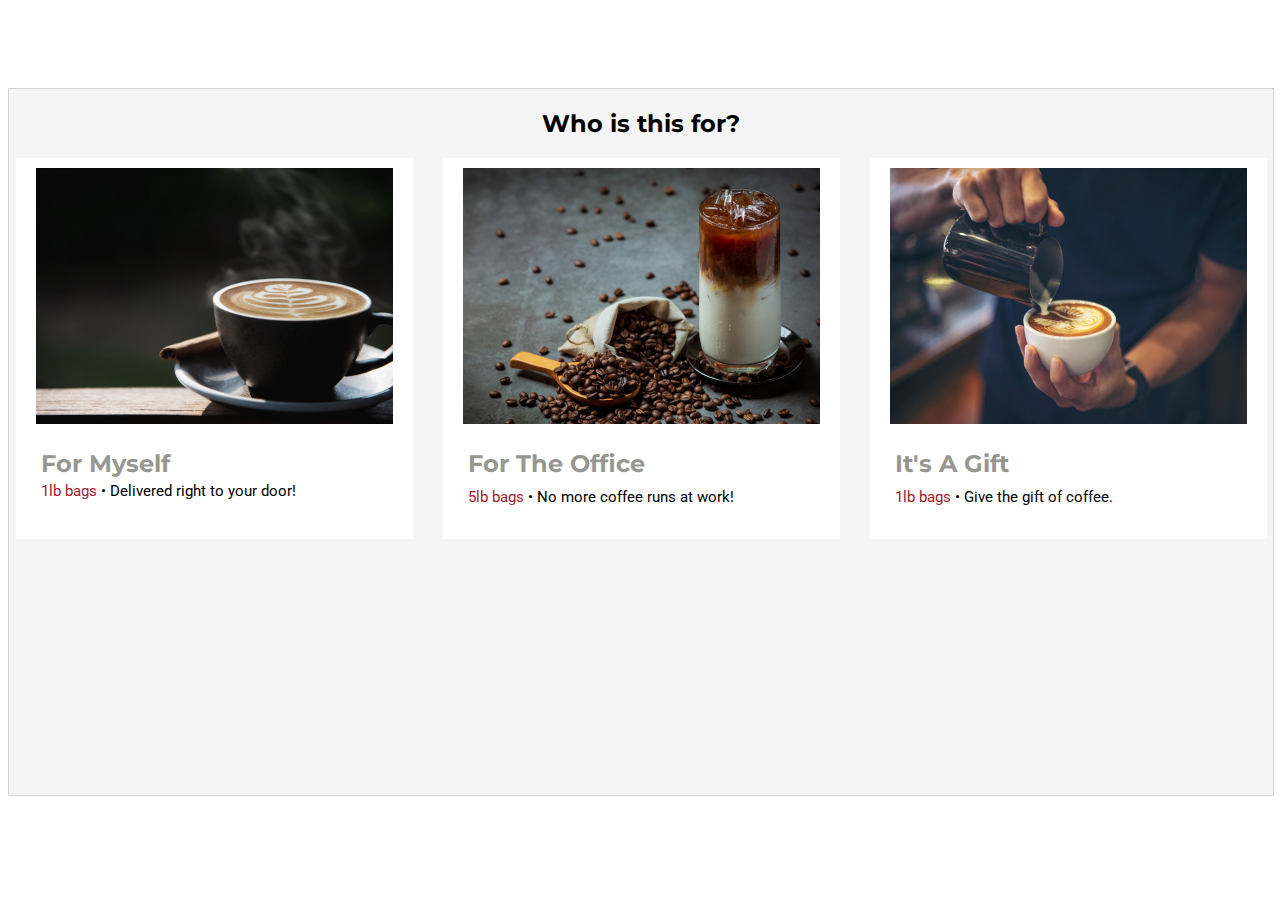
<file: index.html>
<!DOCTYPE html>
<html lang="en">
  <head>
    <meta charset="UTF-8" />
    <meta http-equiv="X-UA-Compatible" content="IE=edge" />
    <meta name="viewport" content="width=device-width, initial-scale=1.0" />
    <link rel="stylesheet" href="styles.css" />
    <title>Box Funnel</title>
  </head>
  <body>
    <section id="wrapperContainer">
      <div class="heading">
        <h2>Who is this for?</h2>
      </div>
      <div class="image_row">
        <div class="image1" onclick="handleClick(this)">
          <img src="./assets/coffee_cup.png" class="imgstyle" />
          <div class="imgCardText">For Myself</div>
          <div  id="img1SubTextWrapper" class="imgSubText">
            <span style="color: #9D1C30">1lb bags </span> • Delivered right to your door!
          </div>
        </div>
        <div class="image2" onclick="handleClick(this)">
          <img src="./assets/Office_Coffee.png" class="imgstyle" />
          <div class="imgCardText">For The Office</div>
          <div id="img2SubTextWrapper" class="imgSubText">
            <span style="color: #9D1C30">5lb bags</span> • No more coffee runs at work!
          </div>
        </div>
        <div class="image3" onclick="handleClick(this)">
          <img src="./assets/coffee_fill.png" class="imgstyle" />
          <div class="imgCardText">It's a Gift</div>
          <div id="img3SubTextWrapper" class="imgSubText">
            <span style="color: #9D1C30">1lb bags</span> • Give the gift of coffee.
          </div>
        </div>
      </div>
    </section>
    <script defer src="script.js"></script>
  </body>
</html>
</file>
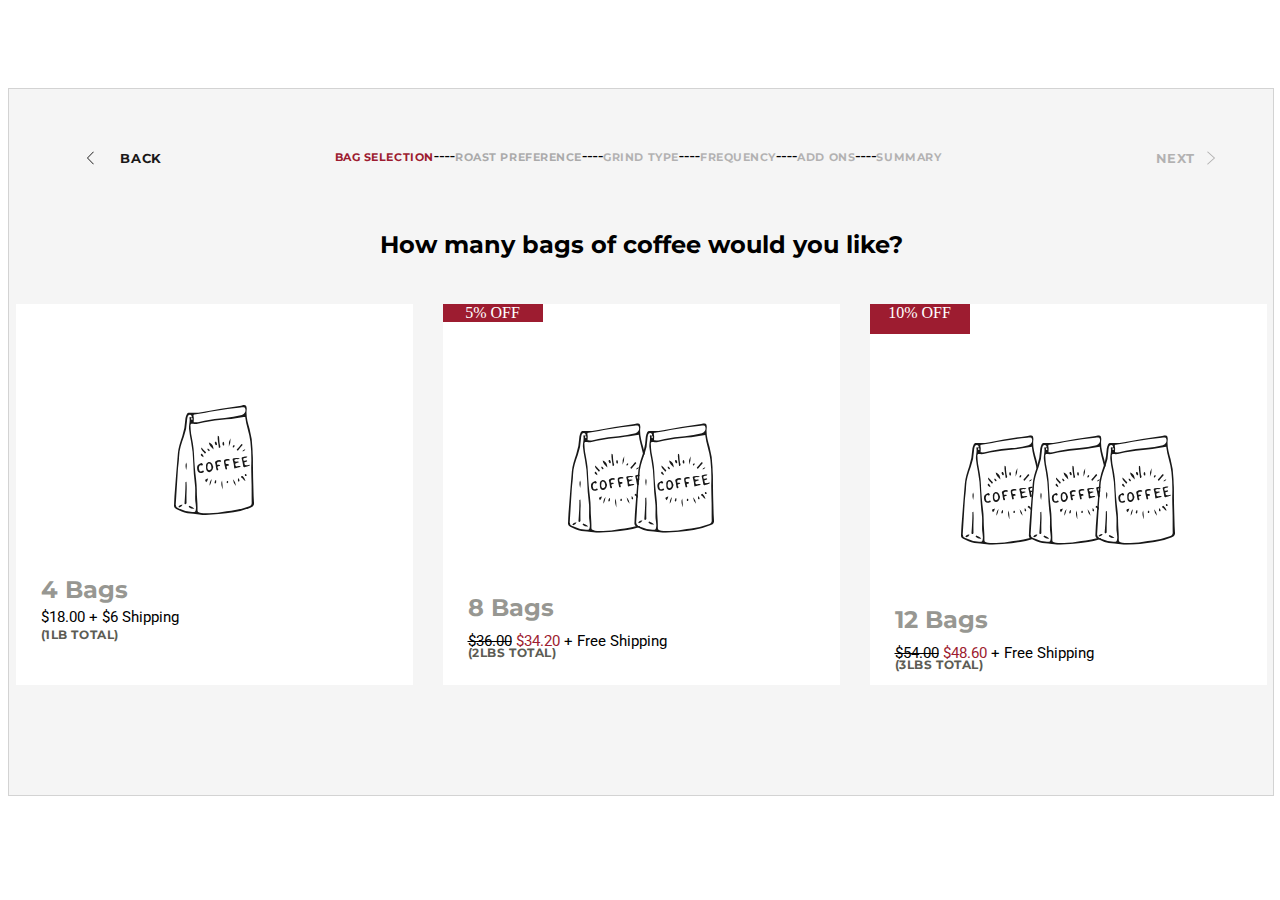
<file: bag.html>
<!DOCTYPE html>
<html lang="en">
  <head>
    <meta charset="UTF-8" />
    <meta http-equiv="X-UA-Compatible" content="IE=edge" />
    <meta name="viewport" content="width=device-width, initial-scale=1.0" />
    <link rel="stylesheet" href="styles.css" />
    <title>Box Funnel</title>
  </head>
  <body>
    <section id="wrapperContainer">
      <div>
        <div id="back" onclick="window.location.href='index.html';">
          <div style="display: flex">
            <img
              src="./assets/backward.svg"
              style="position: relative; right: 20px"
            />
            <button class="backBtn">back</button>
          </div>
        </div>
        <div class="navigation_container">
          <span id="bagSelection" class="screen">Bag selection</span
          ><span>----</span
          ><span id="roast" class="screen">Roast preference</span
          ><span>----</span><span id="grind" class="screen">Grind Type</span
          ><span>----</span><span id="frequency" class="screen">Frequency</span
          ><span>----</span><span id="addOn" class="screen">Add ons</span
          ><span>----</span><span id="summary" class="screen">Summary</span>
        </div>
        <div id="next">
          <div style="display: flex">
            <img
              src="./assets/forward.svg"
              style="position: relative; left: 65px"
            />
            <button class="nextBtn">next</button>
          </div>
        </div>
      </div>

      <div id="bagSelectionheading">
        <h2>How many bags of coffee would you like?</h2>
      </div>

      <div class="bagSelection_image-row">
        <div class="image1" onclick="handleClickQuantity(this)">
          <img
            src="./assets/singleBag.svg"
            class="bagSelectionImg"
            style="width: 80px"
          />
          <div class="imgCardText">4 Bags</div>
          <div id="img1SubTextWrapper" class="price">
            <span>$18.00 </span><span>+ $6 Shipping</span>
          </div>
          <div class="cardQuantity">(1LB total)</div>
        </div>

        <div class="image2" onclick="handleClickQuantity(this)">
          <div style="background-color: #9d1c30; color: #fff; width: 100px">
            5% OFF
          </div>
          <img
            src="./assets/doubleBag.svg"
            class="bagSelectionImg"
            style="width: 146px"
          />
          <div class="imgCardText">8 Bags</div>
          <div id="img2SubTextWrapper" class="price">
            <span><s>$36.00</s></span>
            <span style="color: #9d1c30"> $34.20</span><span> + </span><span>Free Shipping</span>
          </div>
          <div class="cardQuantity">(2LBs total)</div>
        </div>

        <div class="image3" onclick="handleClickQuantity(this)">
          <div
            style="
              background-color: #9d1c30;
              color: #fff;
              width: 100px;
              height: 30px;
            "
          >
            10% OFF
          </div>
          <img src="./assets/thripleBag.svg" class="bagSelectionImg" />
          <div class="imgCardText">12 Bags</div>
          <div id="img3SubTextWrapper" class="price">
            <span><s>$54.00</s></span>
            <span style="color: #9d1c30"> $48.60</span><span> + </span><span>Free Shipping</span>
          </div>
          <div class="cardQuantity">(3LBs total)</div>
        </div>
      </div>
    </section>
    <script defer src="script.js"></script>
  </body>
</html>
</file>
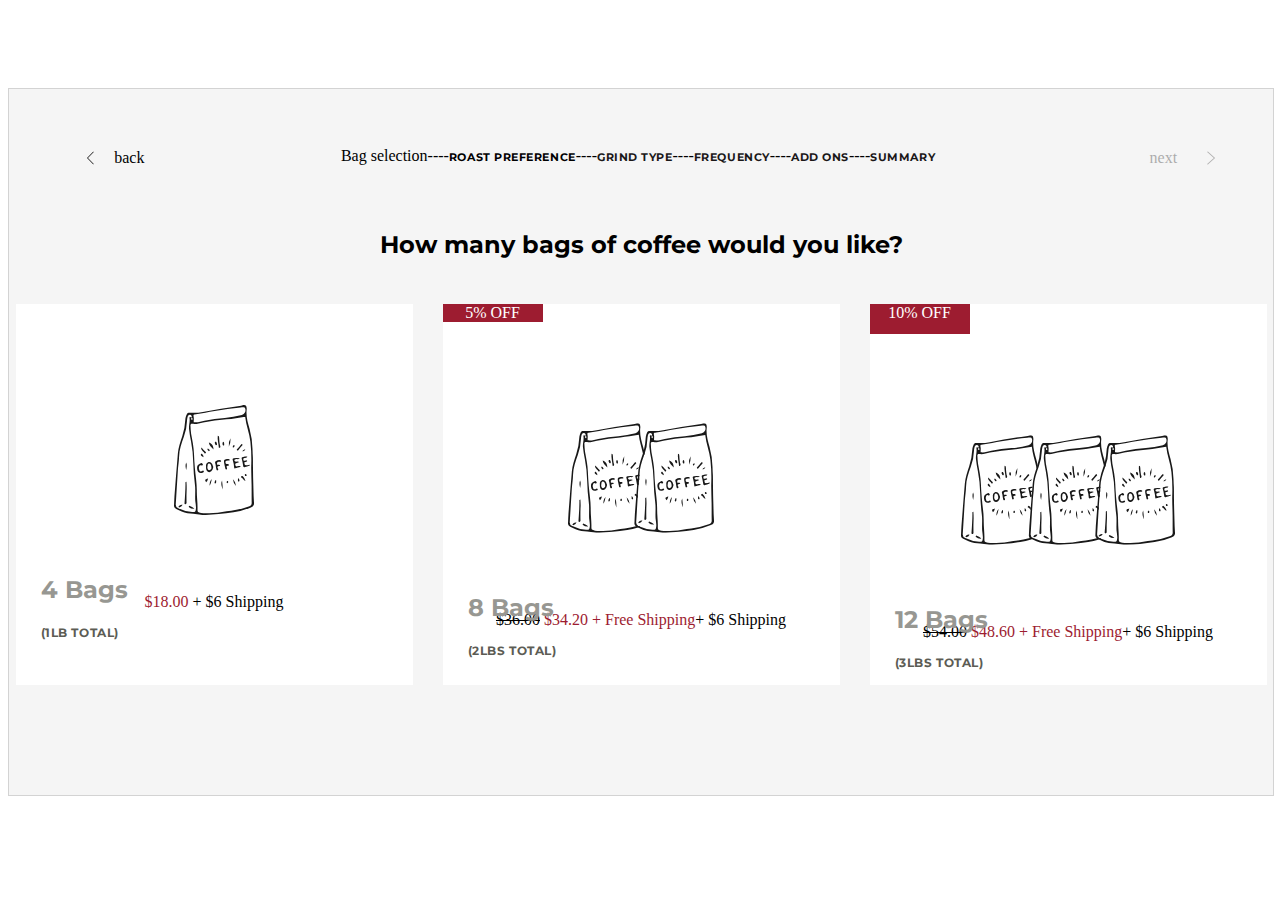
<file: bagSelection.html>
<!DOCTYPE html>
<html lang="en">
  <head>
    <meta charset="UTF-8" />
    <meta http-equiv="X-UA-Compatible" content="IE=edge" />
    <meta name="viewport" content="width=device-width, initial-scale=1.0" />
    <link rel="stylesheet" href="styles.css" />
    <title>Box Funnel</title>
  </head>
  <body>
    <section id="wrapperContainer">
      <div>
        <div id="back" onclick="window.location.href='index.html';">
          <div style="display: flex">
            <img
              src="./assets/backward.svg"
              style="position: relative; right: 20px"
            />
            back
          </div>
        </div>
        <div class="navigation_container">
          <span id="bag_selection">Bag selection</span><span>----</span
          ><span id="roast">Roast preference</span><span>----</span
          ><span id="grind">Grind Type</span><span>----</span
          ><span id="frequency">Frequency</span><span>----</span
          ><span id="addOn">Add ons</span><span>----</span
          ><span id="summary">Summary</span>
        </div>
        <div id="next" onclick="window.location.href='roast.html';">
          <div style="display: flex">
            <img
              src="./assets/forward.svg"
              style="position: relative; left: 65px"
            />
            next
          </div>
        </div>
      </div>

      <div id="bagSelectionheading">
        <h2>How many bags of coffee would you like?</h2>
      </div>

      <div class="bagSelection_image-row">
        <div class="image1" onclick="handleClickQuantity(this)">
          <img src="./assets/singleBag.svg" class="bagSelectionImg" style="width:80px" />
          <div class="imgCardText">4 Bags</div>
          <div class="img1SubTextWrapper">
            <span style="color: #9d1c30">$18.00 </span><span>+</span> $6
            Shipping
          </div>
          <div class="cardQuantity">(1LB total)</div>
        </div>

        <div class="image2"  onclick="handleClickQuantity(this)">
          <div style="background-color: #9d1c30; color: #fff; width: 100px">
            5% OFF
          </div>
          <img src="./assets/doubleBag.svg" class="bagSelectionImg" style="width:146px" />
          <div class="imgCardText">8 Bags</div>
          <div class="img2SubTextWrapper">
            <span><s>$36.00</s></span>
            <span style="color: #9d1c30"
              >$34.20 <span>+</span> Free Shipping</span
            ><span>+</span> $6 Shipping
          </div>
          <div class="cardQuantity">(2LBs total)</div>
        </div>

        <div class="image3"  onclick="handleClickQuantity(this)">
          <div
            style="
              background-color: #9d1c30;
              color: #fff;
              width: 100px;
              height: 30px;
            "
          >
            10% OFF
          </div>
          <img src="./assets/thripleBag.svg" class="bagSelectionImg" />
          <div class="imgCardText">12 Bags</div>
          <div class="img3SubTextWrapper">
            <span><s>$54.00</s></span>
            <span style="color: #9d1c30"
              >$48.60 <span>+</span> Free Shipping</span
            ><span>+</span> $6 Shipping
          </div>
          <div class="cardQuantity">(3LBs total)</div>
        </div>
      </div>
    </section>
    <script defer src="script.js"></script>
  </body>
</html>
</file>
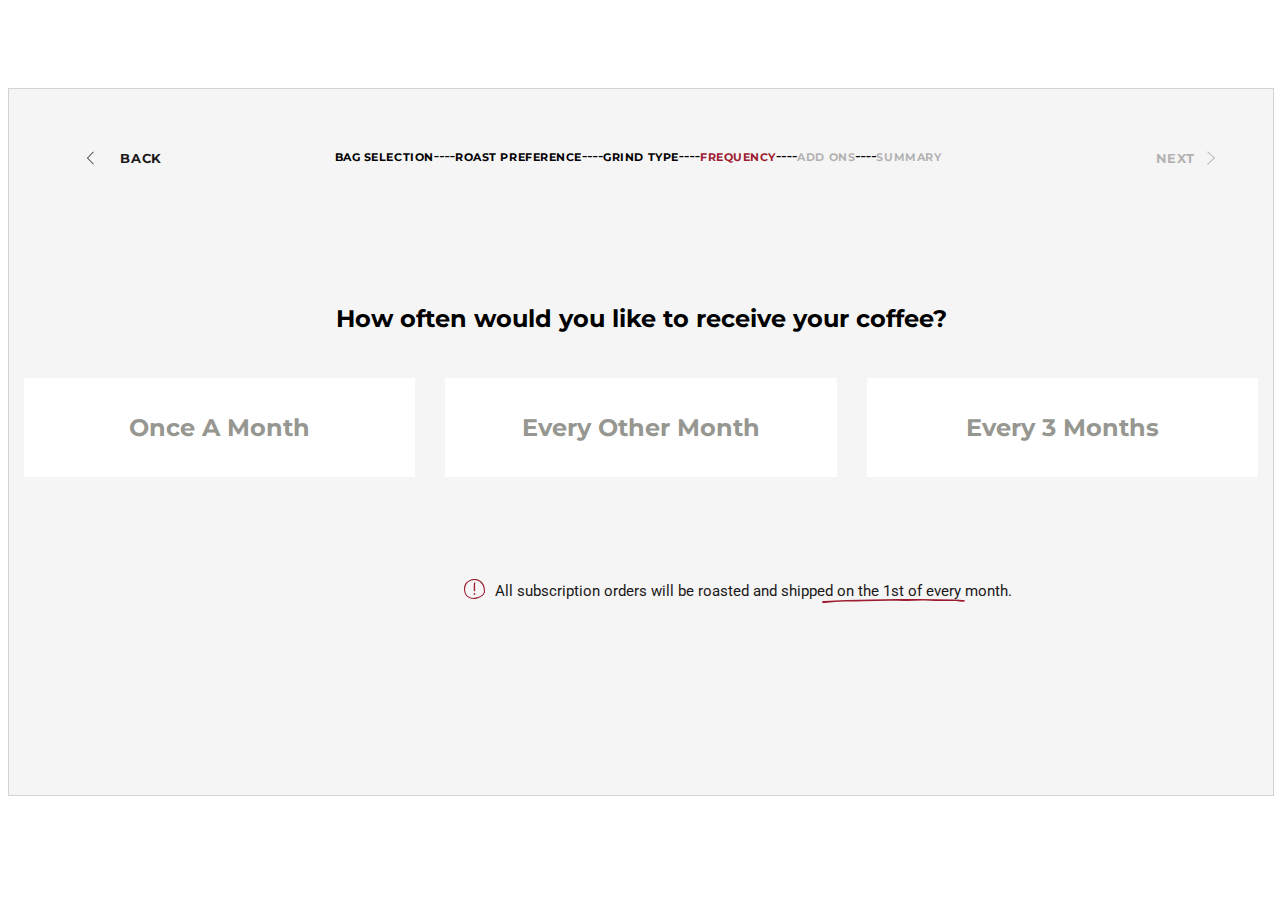
<file: frequency.html>
<!DOCTYPE html>
<html lang="en">
  <head>
    <meta charset="UTF-8" />
    <meta http-equiv="X-UA-Compatible" content="IE=edge" />
    <meta name="viewport" content="width=device-width, initial-scale=1.0" />
    <link rel="stylesheet" href="styles.css" />
    <title>Box Funnel</title>
  </head>
  <body>
    <section id="wrapperContainer">
      <div>
        <div id="back" onclick="window.location.href='grind.html';" \>
          <div style="display: flex">
            <img
              src="./assets/backward.svg"
              alt="back"
              style="position: relative; right: 20px"
            />
            <button class="backBtn">back</button>
          </div>
        </div>
        <div class="navigation_container">
          <span id="bagSelection" class="screen">Bag selection</span><span>----</span
          ><span id="roast" class="screen">Roast preference</span><span>----</span
          ><span id="grind" class="screen">Grind Type</span><span>----</span
          ><span id="frequency" class="screen">Frequency</span><span>----</span
          ><span id="addOn" class="screen">Add ons</span><span>----</span
          ><span id="summary" class="screen">Summary</span>
        </div>
        <div id="next">
          <div style="display: flex">
            <img
              src="./assets/forward.svg"
              alt="next"
              style="position: relative; left: 65px"
            />
            <button class="nextBtn">next</button>
          </div>
        </div>
      </div>

      <div id="frequencyHeading">
        <h2>How often would you like to receive your coffee?</h2>
      </div>
      <div id="frequency_container">
        <div
          class="frequency_card"
          data-frequency="Once A Month"
        >
          Once A Month
        </div>
        <div class="frequency_card" data-frequency="Every Other Month">Every Other Month</div>
        <div class="frequency_card" data-frequency="Every 3 Months">Every 3 Months</div>
      </div>

      <div id="subscription_delivery_info">
        <img src="./assets/warn.svg" alt="warn" />
        <div style="margin-left: 10px">
          All subscription orders will be roasted and shipped on the 1st of
          every month.
        </div>
      </div>
      <div id="highlight_text">
        <img src="./assets/straight_line.svg" alt="line" />
      </div>
    </section>
    <script defer src="script.js"></script>
  </body>
</html>
</file>
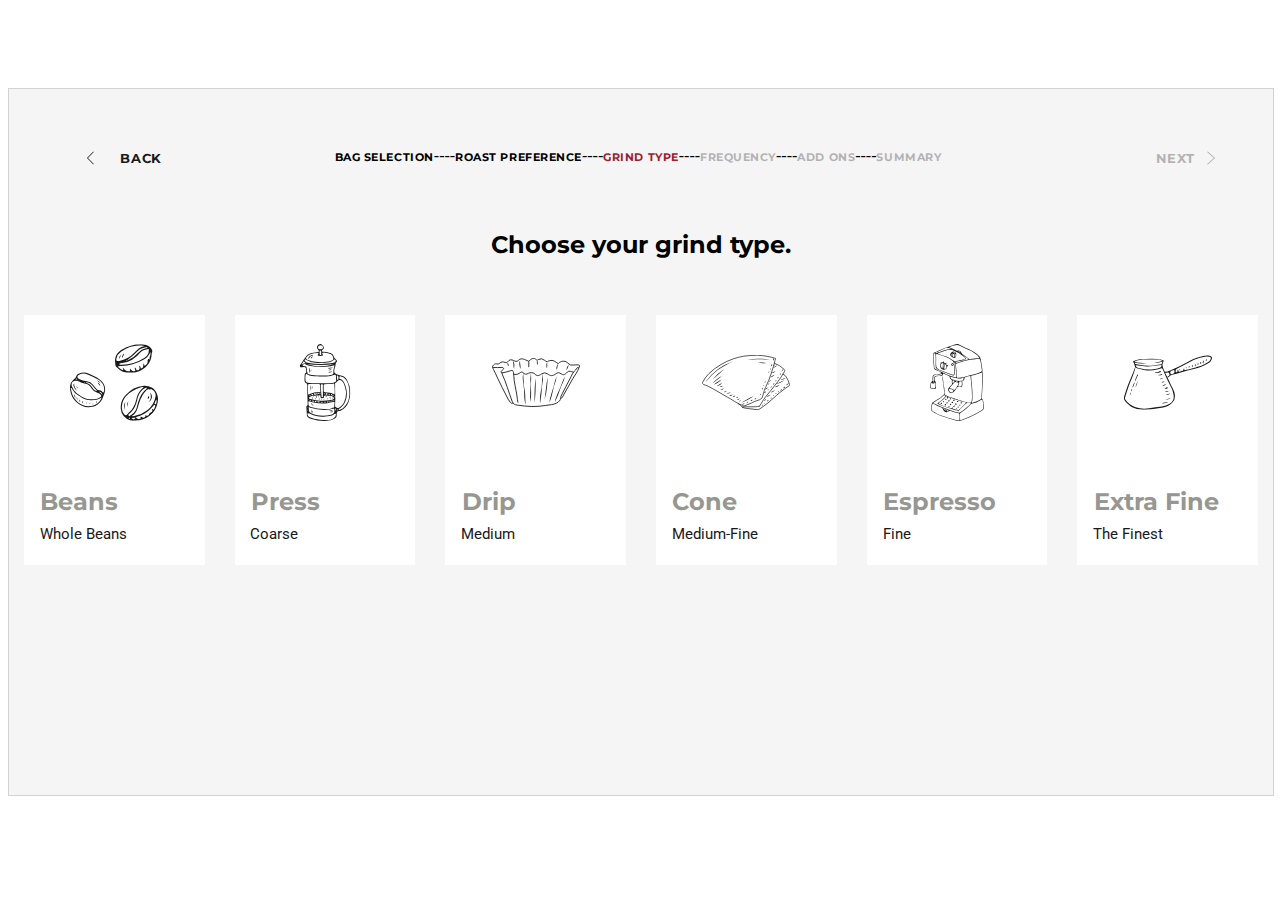
<file: grind.html>
<!DOCTYPE html>
<html lang="en">
  <head>
    <meta charset="UTF-8" />
    <meta http-equiv="X-UA-Compatible" content="IE=edge" />
    <meta name="viewport" content="width=device-width, initial-scale=1.0" />
    <link rel="stylesheet" href="styles.css" />
    <title>Box Funnel</title>
  </head>
  <body>
    <section id="wrapperContainer">
      <div>
        <div id="back" onclick="window.location.href='roast.html'; ">
          <div style="display: flex">
            <img
              src="./assets/backward.svg"
              style="position: relative; right: 20px"
            />
            <button class="backBtn">back</button>
          </div>
        </div>
        <div class="navigation_container">
          <span id="bagSelection" class="screen">Bag selection</span><span>----</span
          ><span id="roast" class="screen">Roast preference</span><span>----</span
          ><span id="grind" class="screen">Grind Type</span><span>----</span
          ><span id="frequency" class="screen">Frequency</span><span>----</span
          ><span id="addOn" class="screen">Add ons</span><span>----</span
          ><span id="summary" class="screen">Summary</span>
        </div>
        <div id="next" >
          <div style="display: flex">
            <img
              src="./assets/forward.svg"
              style="position: relative; left: 65px"
            />
            <button class="nextBtn">next</button>
          </div>
        </div>
      </div>

      <div id="bagSelectionheading">
        <h2>Choose your grind type.</h2>
      </div>
      <div id="grind_types_container">
        <div
          class="grind_types_item"
          
        >
          <img src="./assets/Group 434.svg" alt="" />
          <div class="grindVariantCategory">Beans</div>
          <div class="grindVariantItem">Whole Beans</div>
        </div>

        <div class="grind_types_item">
          <img src="./assets/Group 404.svg" alt="" />
          <div class="grindVariantCategory">Press</div>
          <div class="grindVariantItem">Coarse</div>
        </div>

        <div class="grind_types_item">
          <img src="./assets/Group 464.svg" alt="" />
          <div class="grindVariantCategory">Drip</div>
          <div class="grindVariantItem">Medium</div>
        </div>

        <div class="grind_types_item">
          <img src="./assets/Group 458.svg" alt="" />
          <div class="grindVariantCategory">Cone</div>
          <div class="grindVariantItem">Medium-Fine</div>
        </div>

        <div class="grind_types_item">
          <img src="./assets/Group 410.svg" alt="" />
          <div class="grindVariantCategory">Espresso</div>
          <div class="grindVariantItem">Fine</div>
        </div>

        <div class="grind_types_item">
          <img src="./assets/Group 432.svg" alt="" />
          <div class="grindVariantCategory">Extra Fine</div>
          <div class="grindVariantItem">The Finest</div>
        </div>
      </div>
    </section>
    <script defer src="script.js"></script>
  </body>
</html>
</file>
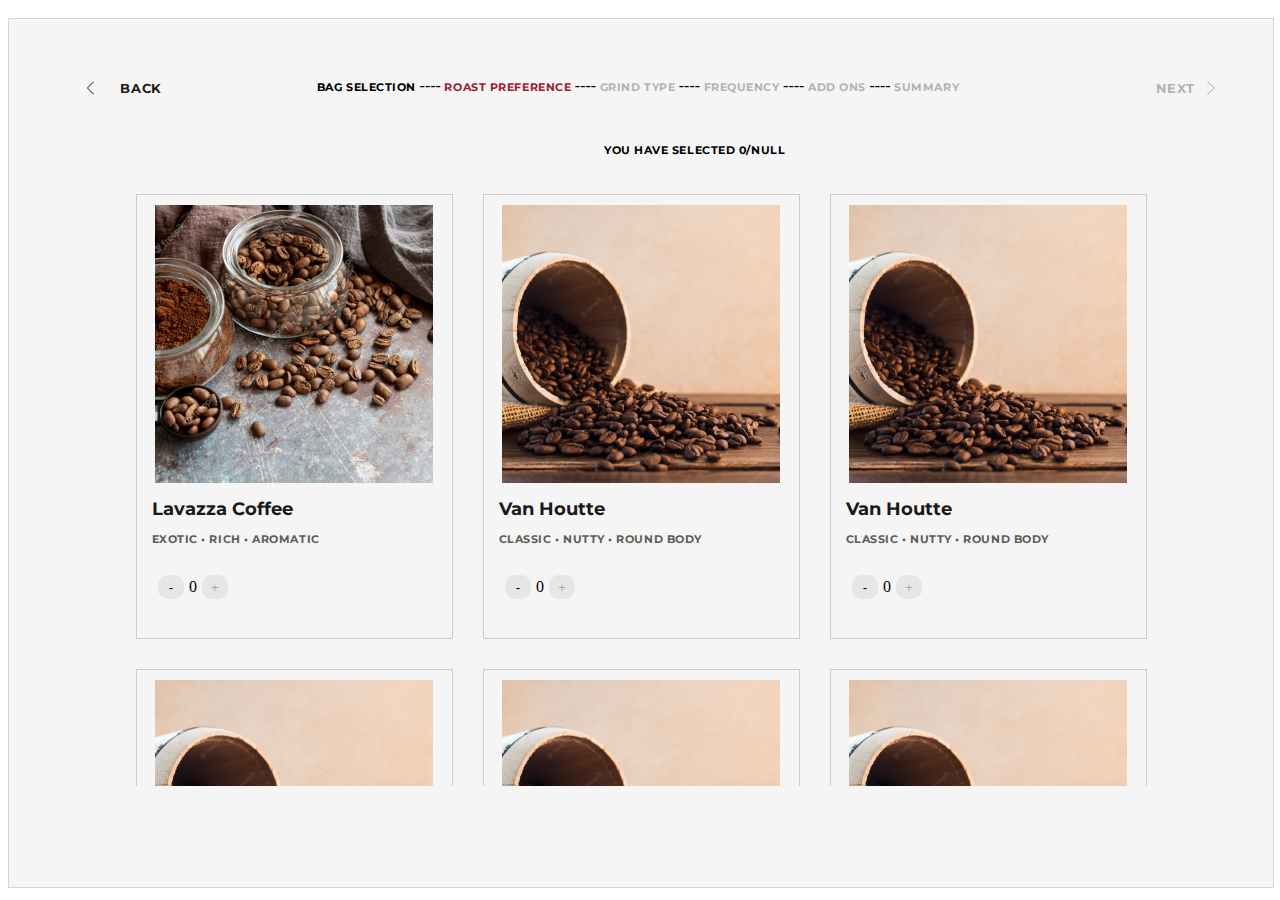
<file: roast.html>
<!DOCTYPE html>
<html lang="en">
  <head>
    <meta charset="UTF-8" />
    <meta http-equiv="X-UA-Compatible" content="IE=edge" />
    <meta name="viewport" content="width=device-width, initial-scale=1.0" />
    <link rel="stylesheet" href="styles.css" />
    <title>Box Funnel</title>
  </head>
  <body>
    <section id="addOn_wrapperContainer">
      <div>
        <div id="back" onclick="window.location.href='bag.html';">
          <div style="display: flex">
            <img
              src="./assets/backward.svg"
              style="position: relative; right: 20px"
            />
            <button class="backBtn">back</button>
          </div>
        </div>
        <div class="navigation_container">
          <span id="bagSelection" class="screen">Bag selection </span><span>----</span
          ><span id="roast" class="screen"> Roast preference </span><span>----</span
          ><span id="grind" class="screen"> Grind Type </span><span>----</span
          ><span id="frequency" class="screen"> Frequency </span><span>----</span
          ><span id="addOn" class="screen"> Add ons </span><span>----</span
          ><span id="summary" class="screen"> Summary</span>
        </div>
        <div id="next">
          <div style="display: flex">
            <img
              src="./assets/forward.svg"
              style="position: relative; left: 65px"
            />
            <button class="nextBtn">next</button>
          </div>
        </div>
      </div>

      <div class="product_quantity">
       
      </div>
      <div id="product_container">
        
      </div>
    </section>
    <script defer src="script.js"></script>
  </body>
</html>
</file>
<file: styles.css>
@import url("https://fonts.googleapis.com/css2?family=Montserrat:wght@300;400;500;600;700;800&family=Roboto:wght@100;300;400;500;700;900&display=swap");

#wrapperContainer {
  position: relative;
  top: 80px;
  left: 0px;
  width: 100%;
  height: 78.41vh;
  text-align: center;
  background: #f5f5f5 0% 0% no-repeat padding-box;
  overflow: hidden;
  opacity: 1;
  border: 1px solid #d3d3d3;
}
.heading {
  margin-top: 0;
  font-family: Montserrat;
  font-weight: 400;
}

.image_row {
  display: flex;
  justify-content: center;
  align-items: center;
}

.imgstyle {
  width: 357px;
  height: 256px;
  margin: 10px;
}

.image1 {
  top: 183px;
  left: 75px;
  width: 397px;
  height: 381px;
  /* UI Properties */
  background: #ffffff 0% 0% no-repeat padding-box;
  opacity: 1;
  cursor: pointer;
}

.image2 {
  top: 183px;
  left: 522px;
  width: 397px;
  height: 381px;
  /* UI Properties */
  background: #ffffff 0% 0% no-repeat padding-box;
  margin-left: 30px;
  opacity: 1;
  cursor: pointer;
}

.image3 {
  top: 183px;
  left: 969px;
  width: 397px;
  height: 381px;
  /* UI Properties */
  background: #ffffff 0% 0% no-repeat padding-box;
  margin-left: 30px;
  opacity: 1;
  cursor: pointer;
}

.imgCardText {
  position: relative;
  top: 11px;
  left: 25px;
  width: 183px;
  height: 29px;
  text-align: left;
  font: normal normal bold 24px/29px Montserrat;
  letter-spacing: 0px;
  color: #979792;
  text-transform: capitalize;
  opacity: 1;
}

#img1SubTextWrapper {
  top: 15px;
  position: relative;
  left: 25px;
  width: 340px;
  height: 20px;
  text-align: left;
  letter-spacing: 0px;
  opacity: 1;
  font-family: roboto;
  font-size: 15px;
}

#img2SubTextWrapper {
  top: 21px;
  position: relative;
  left: 25px;
  width: 300px;
  height: 20px;
  text-align: left;
  letter-spacing: 0px;
  opacity: 1;
  font-family: roboto;
  font-size: 15px;
}

#img3SubTextWrapper {
  position: relative;
  top: 21px;
  left: 25px;
  width: 300px;
  height: 20px;
  text-align: left;
  letter-spacing: 0px;
  opacity: 1;
  font-family: roboto;
  font-size: 15px;
}

/* Start of bag selection page stylesheet */

#back {
  position: relative;
  top: 60px;
  left: 98px;
  width: 70px;
  height: 16px;
  /* UI Properties */
  text-align: center;
  opacity: 1;
  cursor: pointer;
  z-index: 2;
}

.backBtn {
  font: normal normal bold 13px/16px Montserrat;
  letter-spacing: 0.65px;
  color: #1a1818;
  text-transform: uppercase;
  cursor: pointer;
  border: none;
  background: transparent;
}

#next {
  position: relative !important;
  top: 30px;
  left: 88.54vw;
  width: 38px;
  height: 16px;
  text-align: center;
  opacity: 1;
  cursor: pointer;
}

.nextBtn {
  font: normal normal bold 13px/16px Montserrat;
  letter-spacing: 0.65px;
  color: #1a1818;
  text-transform: uppercase;
  border: none;
  cursor: pointer;
  background: transparent;
}

.bagSelection_image-row {
  display: flex;
  position: relative;
  top: 100px;
  justify-content: center;
  align-items: center;
}

.bagSelectionImg {
  position: relative;
  top: 28px;
  width: 214px;
  height: 256px;
  background: transparent 0% 0% no-repeat padding-box;
  opacity: 1;
}

#bagSelectionheading {
  position: relative;
  top: 75px;
  font-family: Montserrat;
  font-weight: 400;
}

.cardQuantity {
  position: relative;
  top: 14px;
  left: 25px;
  width: 180px;
  height: 15px;
  text-align: left;
  font: normal normal bold 12px/15px Montserrat;
  letter-spacing: 0.6px;
  color: #5c5c54;
  text-transform: uppercase;
  opacity: 1;
}

.clicked {
  border: 2px solid #9d1c30;
}

/* End of bag Selection Page stylesheet */

/* Start of Roast Page stylesheet */

#product_container {
  position: relative;
  top: 96px;
  height: 70%;
  width: 100%;
  overflow: auto;
}

.product_card {
  position: relative;
  border: 1px solid #ccc;
  padding: 10px;
  margin: 15px;
  width: 295px;
  height: 423px;
  display: inline-block;
  text-align: center;
  cursor: pointer;
}

.product_card:hover {
  border: 2px solid #9d1c30;
  transition: border 0.2s ease-out;
}

.product_card img {
  width: 278px;
  height: 278px;
}

.productDetails {
  position: relative;
  top: 11px;
  left: 5px;
  width: 240px;
  height: 22px;
  text-align: left;
  font: normal normal bold 18px/22px Montserrat;
  letter-spacing: 0px;
  color: #1a1818;
  text-transform: capitalize;
  opacity: 1;
}

.productSubDetails {
  position: relative;
  top: 23px;
  left: 5px;
  width: 267px;
  height: 14px;
  /* UI Properties */
  text-align: left;
  font: normal normal bold 11px/14px Montserrat;
  letter-spacing: 0.55px;
  color: #5c5c54;
  text-transform: uppercase;
  opacity: 1;
}

.counter {
  position: relative;
  top: 52px;
  left: 5px;
  width: 83px;
  height: 24px;
  /* UI Properties */
  opacity: 1;
}

.product_quantity {
  position: relative;
  top: 76px;
  left: 43.33vw;
  width: 262px;
  height: 18px;
  font: normal normal bold 11px/18px Montserrat;
  text-align: center;
  letter-spacing: 0.55px;
  text-transform: uppercase;
  opacity: 1;
}

.decrease_btn {
  position: relative;
  width: 26px;
  right: 5px;
  height: 24px;
  border: none;
  border-radius: 10px;
  /* UI Properties */
  background: #E6E6E5 0% 0% no-repeat padding-box;
  opacity: 1;
  cursor: pointer;
}

.increase_btn{
  position: relative;
  left: 5px;
  width: 26px;
  height: 24px;
  border: none;
  border-radius: 10px;
  /* UI Properties */
  background: #E6E6E5 0% 0% no-repeat padding-box;
  opacity: 1;
  cursor: pointer;
}

/* End of Roast Page stylesheet */

/* Start of Grind Screen Stylesheet */

#grind_types_container {
  position: relative;
  top: 96px;
  display: flex;
  justify-content: center;
  align-items: center;
}

.grind_types_item {
  top: 113px;
  left: 39px;
  width: 202px;
  height: 250px;
  display: flex;
  flex-direction: column;
  justify-content: center;
  align-items: center;
  background: #ffffff 0% 0% no-repeat padding-box;
  opacity: 1;
  margin: 15px;
  cursor: pointer;
}

.grind_types_item:hover {
  border: 2px solid #9d1c30;
  transition: border 0.2s ease-out;
}

.grind_types_item img {
  position: relative;
  bottom: 33px;
  width: 88px;
  height: 77px;
  background: transparent 0% 0% no-repeat padding-box;
  opacity: 1;
}

.grindVariantCategory {
  position: relative;
  top: 33px;
  right: 2px;
  width: 144px;
  height: 29px;
  text-align: left;
  font: normal normal bold 24px/29px Montserrat;
  letter-spacing: 0px;
  color: #979792;
  text-transform: capitalize;
  opacity: 1;
}

.grindVariantItem {
  position: relative;
  top: 39px;
  left: 4px;
  width: 157px;
  height: 20px;
  text-align: left;
  font: normal normal normal 15px/25px Roboto;
  letter-spacing: 0px;
  color: #1a1818;
  opacity: 1;
}

/* End of Grind Screen Stylesheet */

/* Start of Frequency Page stylesheet */

#frequencyHeading {
  position: relative;
  top: 149px;
  font-family: Montserrat;
  font-weight: 400;
}

#frequency_container {
  position: relative;
  top: 159px;
  display: flex;
  justify-content: center;
  align-items: center;
}

.frequency_card {
  width: 397px;
  height: 99px;
  background: #ffffff 0% 0% no-repeat padding-box;
  opacity: 1;
  display: flex;
  align-items: center;
  justify-content: center;
  margin: 15px;
  font: optional;
  font: normal normal bold 24px/29px Montserrat;
  letter-spacing: 0px;
  color: #979792;
  text-transform: capitalize;
  text-align: center;
  cursor: pointer;
}

.frequency_card:hover {
  border: 2px solid #9d1c30;
  transition: border 0.2s ease-out;
}

#subscription_delivery_info {
  display: flex;
  position: relative;
  top: 246px;
  left: 35.52vw;
  width: 613px;
  height: 20px;
  text-align: left;
  font: normal normal normal 15px/25px Roboto;
  letter-spacing: 0px;
  color: #1a1818;
  opacity: 1;
}

#highlight_text {
  position: relative;
  display: flex;
  justify-content: center;
  top: 246px;
  left: 63.98vw;
  width: 131px;
  height: 4px;
  /* UI Properties */
  background: transparent 0% 0% no-repeat padding-box;
  opacity: 1;
}

/* End of Frequency Screen Stylesheet */

/* Start of addOn Screen Stylesheet */

#addOn_wrapperContainer {
  position: relative;
  top: 10px;
  left: 0px;
  width: 100%;
  height: 96.41vh;
  /* UI Properties */
  text-align: center;
  background: #f5f5f5 0% 0% no-repeat padding-box;
  opacity: 1;
  overflow: hidden;
  border: 1px solid #d3d3d3;
}

#addOn_item_container {
  position: relative;
  top: 96px;
  display: flex;
  justify-content: center;
  align-items: center;
}

.addOn_item {
  top: 233px;
  left: 387px;
  width: 318px;
  height: 438px;
  display: flex;
  flex-direction: column;
  justify-content: center;
  align-items: center;
  background: #ffffff 0% 0% no-repeat padding-box;
  opacity: 1;
  margin: 15px;
  cursor: pointer;
}

.addOn_item:hover {
  border: 2px solid #9d1c30;
  transition: border 0.2s ease-out;
}

.addOn_item img {
  bottom: 20px;
  position: relative;
  width: 278px;
  height: 278px;
  /* UI Properties */
  background: transparent url("img/Image 1.png") 0% 0% no-repeat padding-box;
  opacity: 1;
}

.addOn_item_name {
  position: relative;
  width: 196px;
  right: 40px;
  height: 22px;
  text-align: left;
  font: normal normal bold 18px/22px Montserrat;
  letter-spacing: 0px;
  color: #1a1818;
  text-transform: capitalize;
  opacity: 1;
}

.addOn_select_button {
  position: relative;
  top: 27px;
  width: 278px;
  height: 54px;
  background: #9d1c30 0% 0% no-repeat padding-box;
  color: #ffffff;
  text-align: center;
  font: normal normal 600 13px/16px Montserrat;
  letter-spacing: 1.3px;
  text-transform: uppercase;
  opacity: 1;
  cursor: pointer;
}

.navigation_container {
  position: relative;
  top: 42px;
  left: 21px;
  width: 95vw;
  height: 14px;
  opacity: 1;
}

#bagSelection {
  top: 60px;
  left: 310px;
  width: 100px;
  height: 14px;
  /* UI Properties */
  text-align: center;
  font: normal normal bold 11px/14px Montserrat;
  letter-spacing: 0.55px;
  color: #1a1818;
  text-transform: uppercase;
  opacity: 1;
}

#roast {
  top: 60px;
  left: 476px;
  width: 128px;
  height: 14px;
  /* UI Properties */
  text-align: center;
  font: normal normal bold 11px/14px Montserrat;
  letter-spacing: 0.55px;
  /* color: #9d1c30; */
  text-transform: uppercase;
  opacity: 1;
}

#grind {
  top: 60px;
  left: 670px;
  width: 80px;
  height: 14px;
  /* UI Properties */
  text-align: center;
  font: normal normal bold 11px/14px Montserrat;
  letter-spacing: 0.55px;
  color: #1a1818;
  text-transform: uppercase;
  /* opacity: 0.3; */
}

#frequency {
  top: 60px;
  left: 815px;
  width: 76px;
  height: 14px;
  /* UI Properties */
  text-align: center;
  font: normal normal bold 11px/14px Montserrat;
  letter-spacing: 0.55px;
  color: #1a1818;
  text-transform: uppercase;
  /* opacity: 0.3; */
}

#addOn {
  top: 60px;
  left: 955px;
  width: 4.02vw;
  height: 14px;
  /* UI Properties */
  text-align: center;
  font: normal normal bold 11px/14px Montserrat;
  letter-spacing: 0.55px;
  color: #1a1818;
  text-transform: uppercase;
  /* opacity: 0.3; */
}

#summary {
  top: 60px;
  left: 1067px;
  width: 64px;
  height: 14px;
  /* UI Properties */
  text-align: center;
  font: normal normal bold 11px/14px Montserrat;
  letter-spacing: 0.55px;
  color: #1a1818;
  text-transform: uppercase;
  /* opacity: 0.3; */
}

/* End of addOn Screen Stylesheet */

/* Start of Summary Screen Stylesheet */

#summarySubHeading {
  position: relative;
  top: 68px;
  left: 390px;
  width: 660px;
  height: 20px;
  text-align: center;
  font: normal normal normal 15px/25px Roboto;
  letter-spacing: 0px;
  color: #1a1818;
  opacity: 1;
}

.summarySheetContainer {
  position: relative;
  top: 106px;
  left: 155px;
  width: 1130px;
  height: 460px;
  /* UI Properties */
  background: #ffffff 0% 0% no-repeat padding-box;
  opacity: 1;
}

#cart_product_image {
  position: relative;
  top: 40px;
  left: 40px;
  width: 278px;
  height: 278px;
  /* UI Properties */
  background: transparent 0% 0% no-repeat padding-box;
  opacity: 1;
}
#img_heading {
  position: relative;
  top: 56px;
  left: 38px;
  width: 230px;
  height: 29px;
  text-align: left;
  font: normal normal bold 24px/29px Montserrat;
  letter-spacing: 0px;
  color: #979792;
  text-transform: capitalize;
  opacity: 1;
}

#cartImg_subHeading {
  position: relative;
  top: 64px;
  left: 36px;
  width: 278px;
  height: 20px;
  /* UI Properties */
  text-align: left;
  letter-spacing: 0px;
  font: normal normal normal 15px/25px Roboto;
  letter-spacing: 0px;
  color: #1a1818;
  opacity: 1;
}

#product_details_box {
  position: relative;
  bottom: 290px;
  display: flex;
  flex-direction: column;
  align-items: center;
  justify-content: flex-start;
}

.item_details {
  position: relative;
  display: flex;
  justify-content: space-between;
  width: 300px;
  height: 18px;
  text-align: left;
  font: normal normal bold 14px/18px Montserrat;
  letter-spacing: 1.4px;
  color: #1a1818;
  text-transform: uppercase;
  opacity: 1;
}

.item_subdetails {
  position: relative;
  top: 5px;
  width: 163px;
  height: 20px;
  /* UI Properties */
  text-align: left;
  font: normal normal normal 15px/25px Roboto;
  letter-spacing: 0px;
  color: #1a1818;
  opacity: 1;
}

#price_details_box {
  position: relative;
  width: 450px;
  left: 680px;
  bottom: 498px;
  display: flex;
  flex-direction: column;
  align-items: flex-end;
}

.coffee {
  position: relative;
  display: flex;
  justify-content: space-between;
  top: 15px;
  right: 126px;
  width: 258px;
  height: 20px;
  /* UI Properties */
  text-align: center;
  font-size: 16px;
  font-family: roboto;
  letter-spacing: 0px;
  color: #1a1818;
  opacity: 1;
}

.shipping {
  position: relative;
  display: flex;
  justify-content: space-between;
  top: 38px;
  right: 87px;
  width: 298px;
  height: 20px;
  text-align: center;
  font: normal normal normal 15px/25px Roboto;
  letter-spacing: 0px;
  color: #1a1818;
  opacity: 1;
}

.subtotal {
  position: relative;
  display: flex;
  justify-content: space-between;
  top: 88px;
  right: 85px;
  width: 300px;
  height: 22px;
  /* UI Properties */
  text-align: center;
  font: normal normal bold 18px/16px Montserrat;
  letter-spacing: 0px;
  color: #1a1818;
  opacity: 1;
}

#subtotal_price {
  display: flex;
}

#price_details_box button {
  position: relative;
  top: 135px;
  right: 40px;
  width: 344px;
  height: 54px;
  background: #9d1c30 0% 0% no-repeat padding-box;
  opacity: 1;
  font: normal normal 600 13px/16px Montserrat;
  letter-spacing: 1.3px;
  color: #ffffff;
  text-transform: uppercase;
  cursor: pointer;
  border: none;
}

.add_to_cart {
  position: relative;
  top: 166px;
  right: 50px;
  width: 334px;
  height: 16px;
  /* UI Properties */
  text-align: center;
  font: normal normal 600 13px/16px Montserrat;
  letter-spacing: 1.3px;
  color: #9d1c30;
  text-transform: uppercase;
  opacity: 1;
}

#coffee_price {
  position: relative;
  width: 48px;
  height: 20px;
  text-align: left;
  font: normal normal medium 15px/25px Roboto !important;
  letter-spacing: 0px;
  opacity: 1;
}

.popup {
  position: fixed;
  top: 50%;
  left: 50%;
  transform: translate(-50%, -50%);
  background-color: #fff;
  width: 400px;
  height: 100px;
  padding: 20px;
  font-size: 20px;
  font-weight: 600;
  color: #008000;
  font-family: Montserrat;
  border: 1px solid #ccc;
  border-radius: 5px;
  box-shadow: 0 0 10px rgba(0, 0, 0, 0.2);
}

.popup p {
  margin: 0;
}

.hidden {
  display: none;
}

/* End of Summary Screen Stylesheet */
</file>
